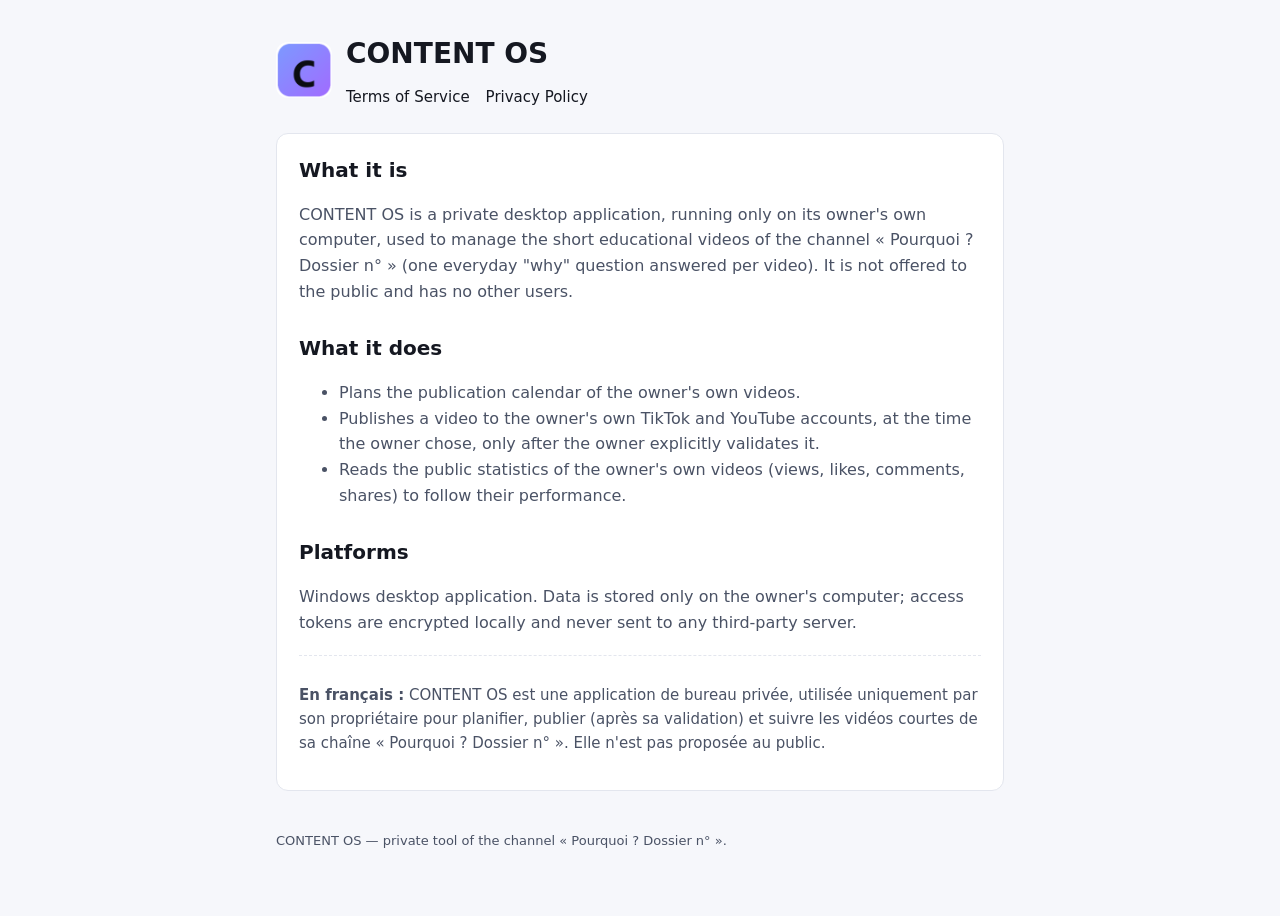
<file: index.html>
<!doctype html>
<html lang="en">
<head>
<meta charset="utf-8">
<meta name="viewport" content="width=device-width, initial-scale=1">
<title>CONTENT OS</title>
<meta name="description" content="CONTENT OS: a private desktop tool to plan, publish and follow the short videos of the channel « Pourquoi ? Dossier n° ».">
<link rel="icon" href="icon.png">
<link rel="stylesheet" href="style.css">
</head>
<body>
<main>
  <header><img src="icon.png" alt=""><div><h1>CONTENT OS</h1><nav><a href="terms.html">Terms of Service</a><a href="privacy.html">Privacy Policy</a></nav></div></header>
  <div class="card">
    <h2 style="margin-top:0">What it is</h2>
    <p>CONTENT OS is a private desktop application, running only on its owner's own computer, used to manage the short educational videos of the channel
      « Pourquoi ? Dossier n° » (one everyday "why" question answered per video). It is not offered to the public and has no other users.</p>
    <h2>What it does</h2>
    <ul>
      <li>Plans the publication calendar of the owner's own videos.</li>
      <li>Publishes a video to the owner's own TikTok and YouTube accounts, at the time the owner chose, only after the owner explicitly validates it.</li>
      <li>Reads the public statistics of the owner's own videos (views, likes, comments, shares) to follow their performance.</li>
    </ul>
    <h2>Platforms</h2>
    <p>Windows desktop application. Data is stored only on the owner's computer; access tokens are encrypted locally and never sent to any third-party server.</p>
    <div class="fr">
      <p><strong>En français :</strong> CONTENT OS est une application de bureau privée, utilisée uniquement par son propriétaire pour planifier, publier
        (après sa validation) et suivre les vidéos courtes de sa chaîne « Pourquoi ? Dossier n° ». Elle n'est pas proposée au public.</p>
    </div>
  </div>
  <footer>CONTENT OS — private tool of the channel « Pourquoi ? Dossier n° ».</footer>
</main>
</body>
</html>
</file>
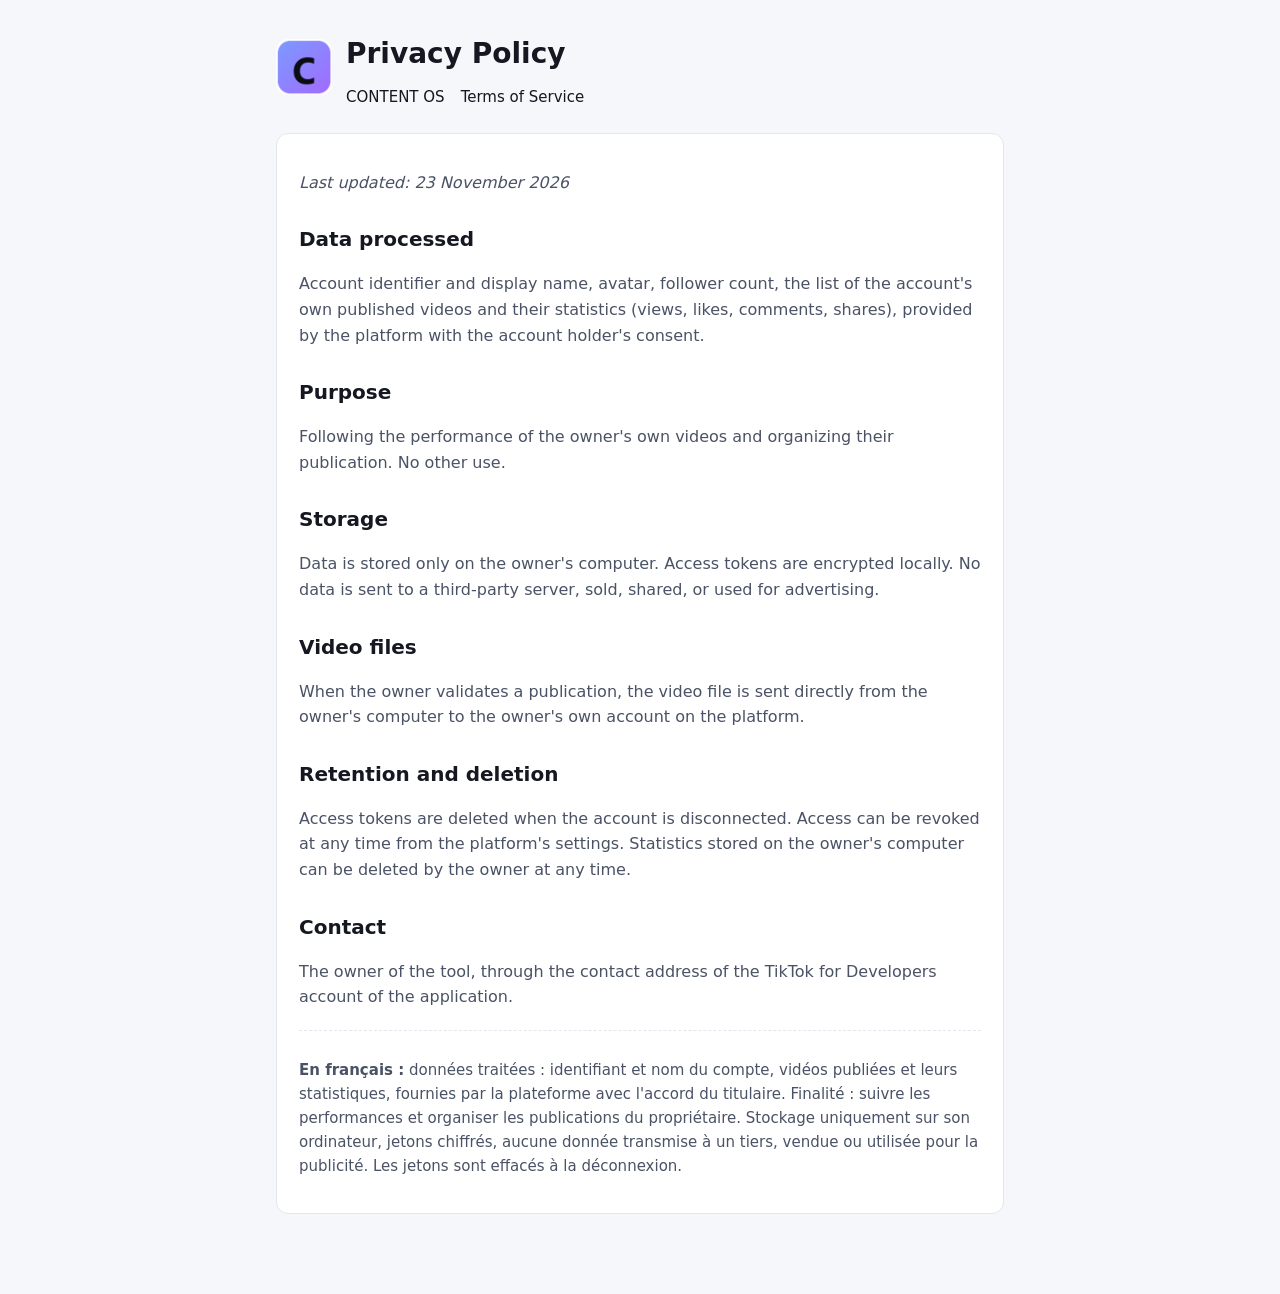
<file: privacy.html>
<!doctype html>
<html lang="en">
<head>
<meta charset="utf-8">
<meta name="viewport" content="width=device-width, initial-scale=1">
<title>CONTENT OS — Privacy Policy</title>
<link rel="icon" href="icon.png">
<link rel="stylesheet" href="style.css">
</head>
<body>
<main>
  <header><a href="index.html"><img src="icon.png" alt=""></a><div><h1>Privacy Policy</h1><nav><a href="index.html">CONTENT OS</a><a href="terms.html">Terms of Service</a></nav></div></header>
  <div class="card">
    <p><em>Last updated: 23 November 2026</em></p>
    <h2>Data processed</h2>
    <p>Account identifier and display name, avatar, follower count, the list of the account's own published videos and their statistics
      (views, likes, comments, shares), provided by the platform with the account holder's consent.</p>
    <h2>Purpose</h2>
    <p>Following the performance of the owner's own videos and organizing their publication. No other use.</p>
    <h2>Storage</h2>
    <p>Data is stored only on the owner's computer. Access tokens are encrypted locally. No data is sent to a third-party server, sold, shared,
      or used for advertising.</p>
    <h2>Video files</h2>
    <p>When the owner validates a publication, the video file is sent directly from the owner's computer to the owner's own account on the platform.</p>
    <h2>Retention and deletion</h2>
    <p>Access tokens are deleted when the account is disconnected. Access can be revoked at any time from the platform's settings.
      Statistics stored on the owner's computer can be deleted by the owner at any time.</p>
    <h2>Contact</h2>
    <p>The owner of the tool, through the contact address of the TikTok for Developers account of the application.</p>
    <div class="fr">
      <p><strong>En français :</strong> données traitées : identifiant et nom du compte, vidéos publiées et leurs statistiques, fournies par la plateforme avec
        l'accord du titulaire. Finalité : suivre les performances et organiser les publications du propriétaire. Stockage uniquement sur son ordinateur,
        jetons chiffrés, aucune donnée transmise à un tiers, vendue ou utilisée pour la publicité. Les jetons sont effacés à la déconnexion.</p>
    </div>
  </div>
</main>
</body>
</html>
</file>
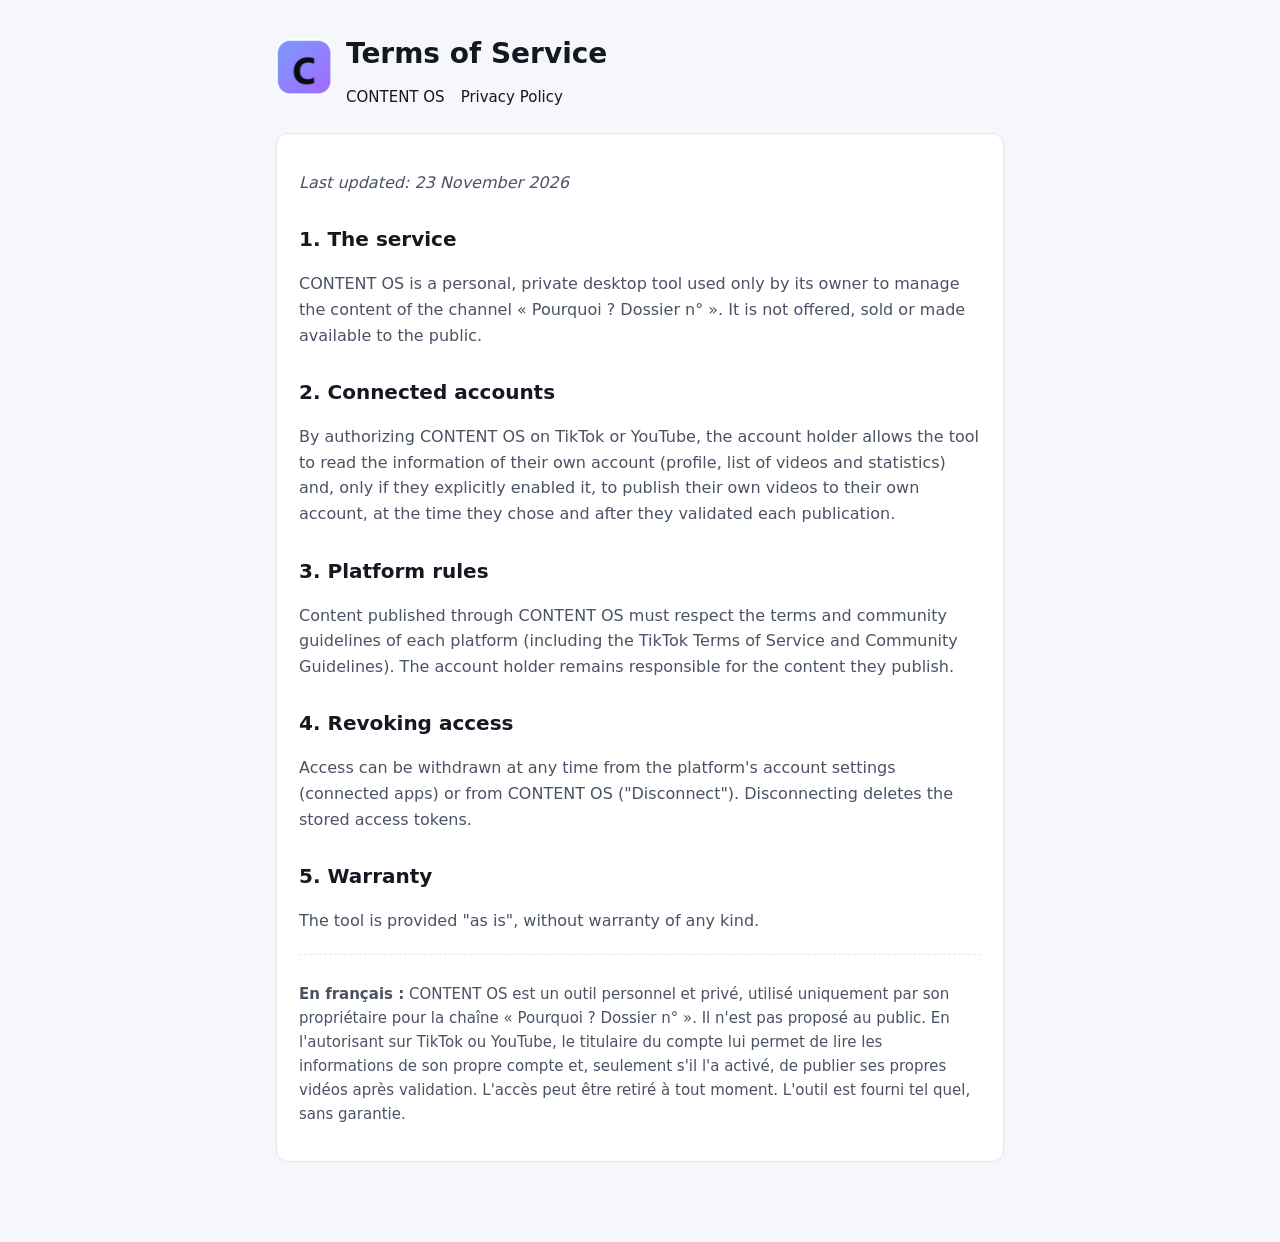
<file: terms.html>
<!doctype html>
<html lang="en">
<head>
<meta charset="utf-8">
<meta name="viewport" content="width=device-width, initial-scale=1">
<title>CONTENT OS — Terms of Service</title>
<link rel="icon" href="icon.png">
<link rel="stylesheet" href="style.css">
</head>
<body>
<main>
  <header><a href="index.html"><img src="icon.png" alt=""></a><div><h1>Terms of Service</h1><nav><a href="index.html">CONTENT OS</a><a href="privacy.html">Privacy Policy</a></nav></div></header>
  <div class="card">
    <p><em>Last updated: 23 November 2026</em></p>
    <h2>1. The service</h2>
    <p>CONTENT OS is a personal, private desktop tool used only by its owner to manage the content of the channel « Pourquoi ? Dossier n° ».
      It is not offered, sold or made available to the public.</p>
    <h2>2. Connected accounts</h2>
    <p>By authorizing CONTENT OS on TikTok or YouTube, the account holder allows the tool to read the information of their own account
      (profile, list of videos and statistics) and, only if they explicitly enabled it, to publish their own videos to their own account,
      at the time they chose and after they validated each publication.</p>
    <h2>3. Platform rules</h2>
    <p>Content published through CONTENT OS must respect the terms and community guidelines of each platform (including the TikTok Terms of Service
      and Community Guidelines). The account holder remains responsible for the content they publish.</p>
    <h2>4. Revoking access</h2>
    <p>Access can be withdrawn at any time from the platform's account settings (connected apps) or from CONTENT OS ("Disconnect").
      Disconnecting deletes the stored access tokens.</p>
    <h2>5. Warranty</h2>
    <p>The tool is provided "as is", without warranty of any kind.</p>
    <div class="fr">
      <p><strong>En français :</strong> CONTENT OS est un outil personnel et privé, utilisé uniquement par son propriétaire pour la chaîne « Pourquoi ? Dossier n° ».
        Il n'est pas proposé au public. En l'autorisant sur TikTok ou YouTube, le titulaire du compte lui permet de lire les informations de son propre compte
        et, seulement s'il l'a activé, de publier ses propres vidéos après validation. L'accès peut être retiré à tout moment. L'outil est fourni tel quel, sans garantie.</p>
    </div>
  </div>
</main>
</body>
</html>
</file>
<file: style.css>
:root { --bg:#f6f7fb; --panel:#fff; --text:#151821; --muted:#4a5265; --line:#e3e6ee; --accent:#4060e0; }
@media (prefers-color-scheme: dark) { :root { --bg:#0b0d12; --panel:#141821; --text:#e7eaf0; --muted:#a3abbd; --line:#232937; --accent:#7c9cff; } }
* { box-sizing: border-box; }
body { margin: 0; background: var(--bg); color: var(--text); font: 16px/1.6 system-ui, "Segoe UI", sans-serif; }
main { max-width: 760px; margin: 0 auto; padding: 32px 16px 64px; }
header { display: flex; align-items: center; gap: 14px; margin-bottom: 24px; }
header img { width: 56px; height: 56px; border-radius: 12px; }
header a { color: inherit; text-decoration: none; }
h1 { font-size: 28px; margin: 0; } h2 { font-size: 20px; margin: 28px 0 8px; }
.card { background: var(--panel); border: 1px solid var(--line); border-radius: 12px; padding: 20px 22px; margin: 16px 0; }
p, li { color: var(--muted); } a { color: var(--accent); }
nav { display: flex; gap: 16px; flex-wrap: wrap; margin: 8px 0 0; font-size: 15px; }
.fr { border-top: 1px dashed var(--line); margin-top: 20px; padding-top: 12px; font-size: 15px; }
footer { margin-top: 40px; font-size: 13px; color: var(--muted); }
</file>
